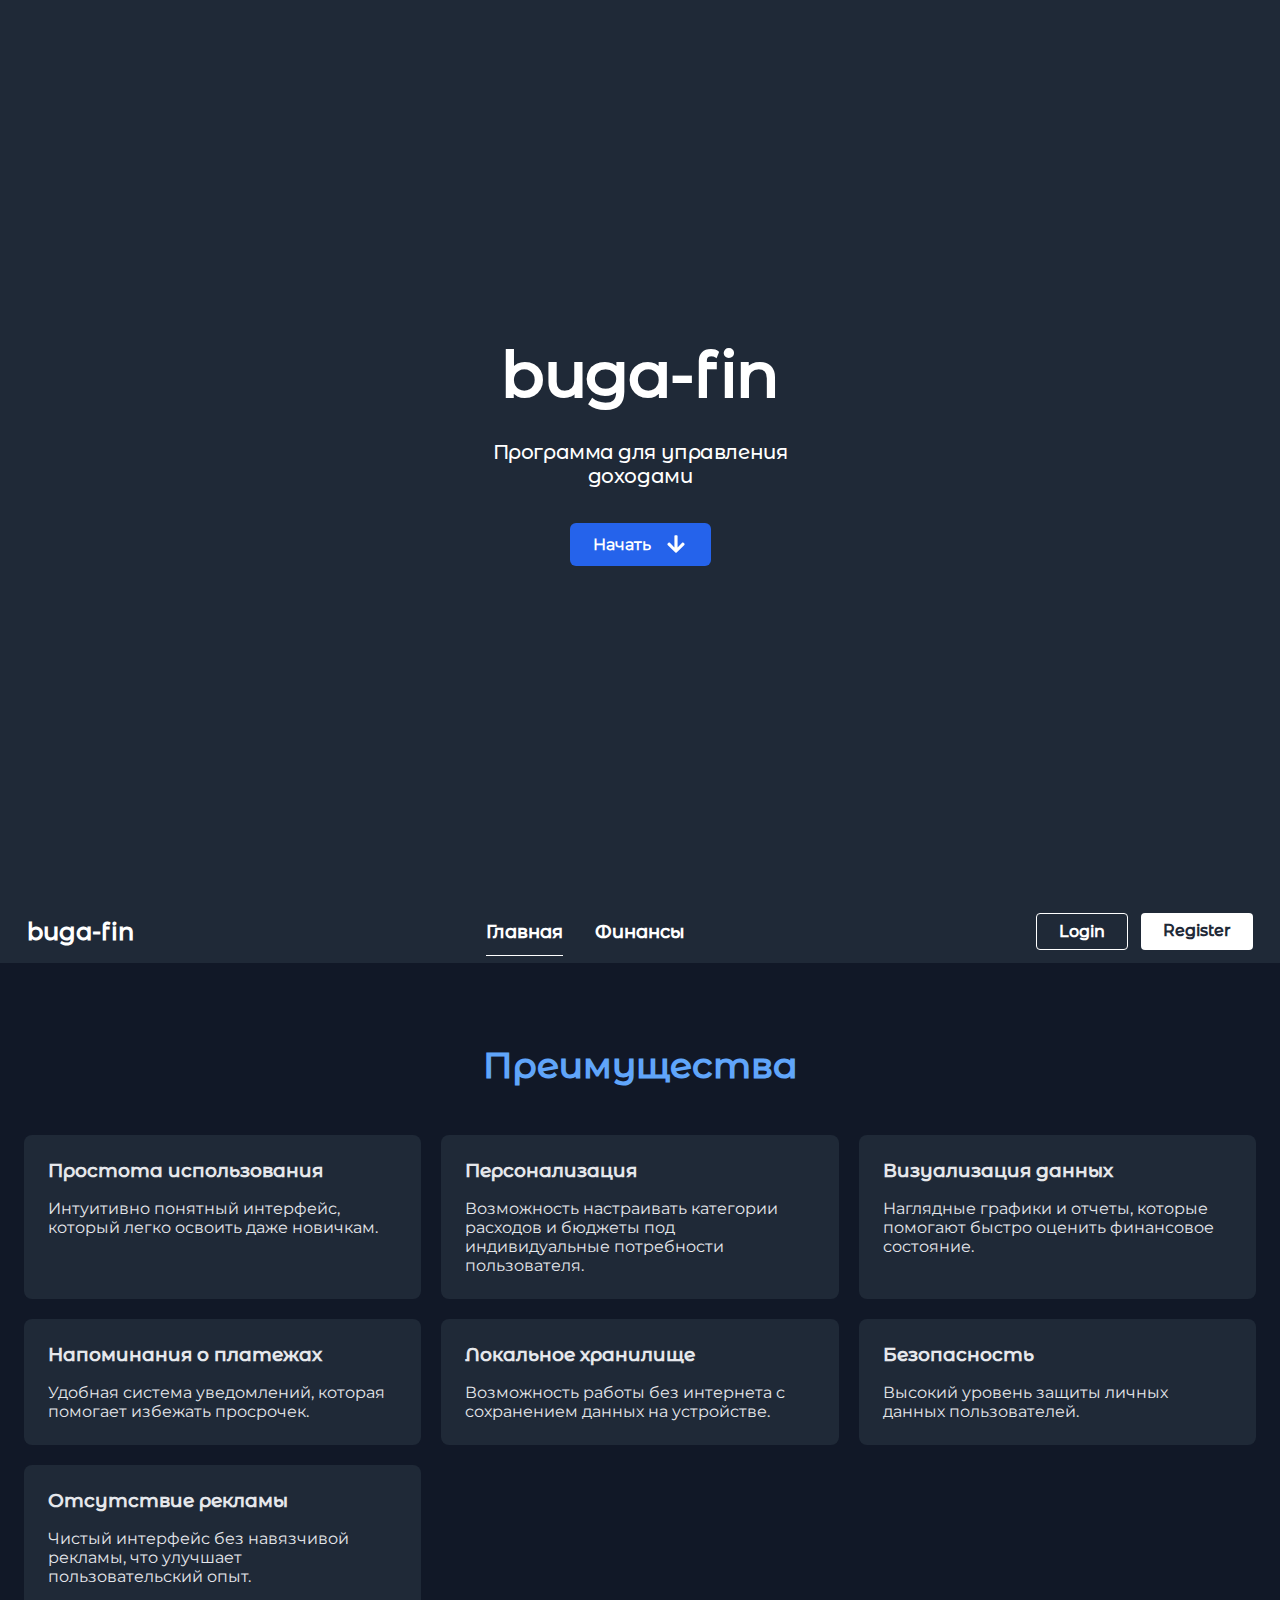
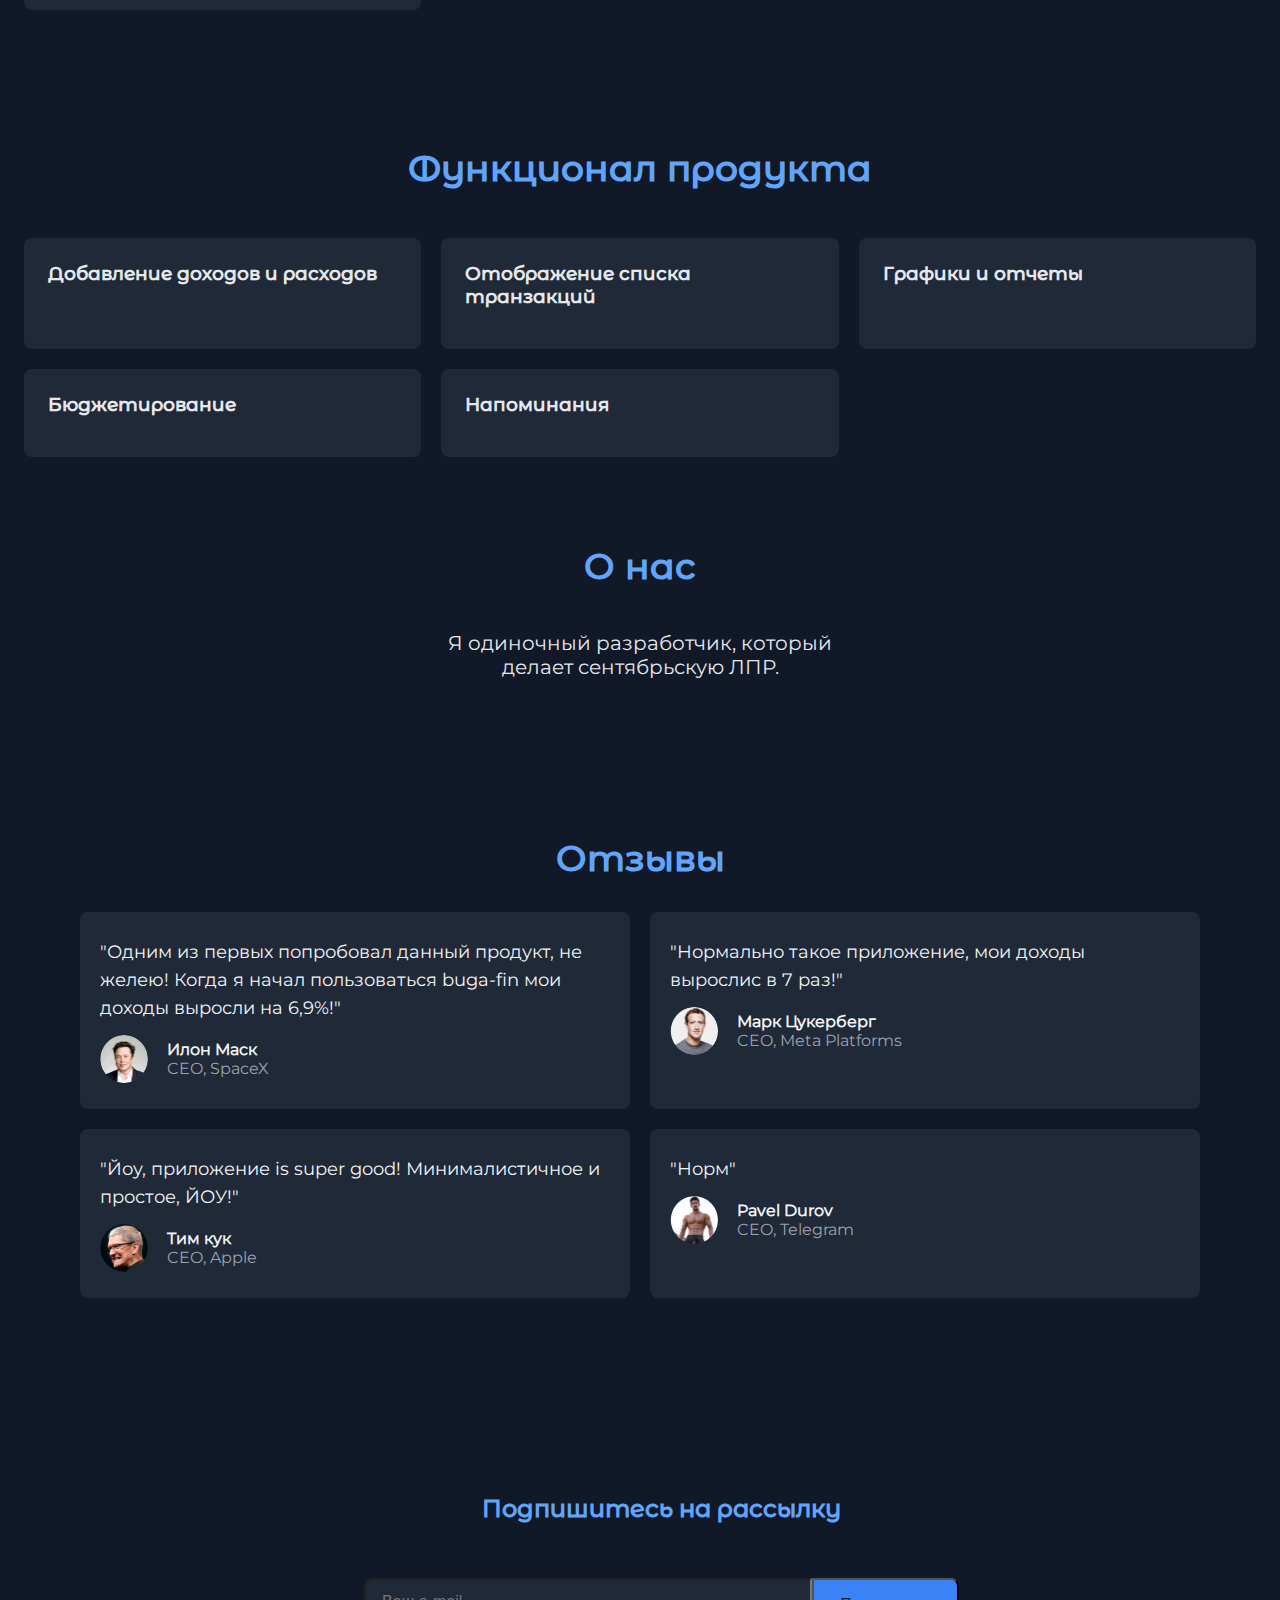
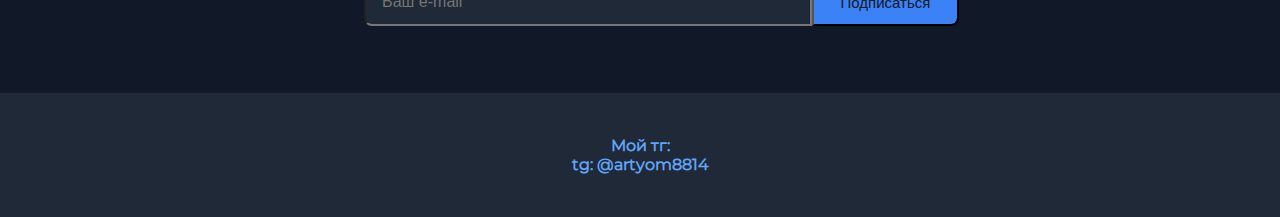
<file: index.html>
<!DOCTYPE html>
<html lang="en">
<head>
    <meta charset="UTF-8">
    <meta name="viewport" content="width=device-width, initial-scale=1.0">
    <link rel="stylesheet" href="./assets/css/main.css">
    <title>buga-fin</title>
</head>
<body>
    <header class="header" id="header">
        <div class="header__content">
          <h1 class="header__title">buga-fin</h1>
          <p class="header__subtitle">Программа для управления доходами</p>
        </div>
        <a href="#" class="header__cta" id="getStartedButton" role="button">
          <span class="visually-hidden">Get Started</span>
            Начать
          <img src="./assets/img/Vector.svg" class="header__cta-icon" alt="" />
        </a>
    </header>

    <header class="fixed-header" id="fixed-header">
      <div class="fixed-header__container">
        
          <h1 class="fixed-header__logo">buga-fin</h1>
          <nav class="fixed-header__nav">
            <ul class="fixed-header__nav-list">
              <li id="fixed-header__nav-item" class="fixed-header__nav-item fixed-header__nav-item--active">
                <a href="./index.html" class="fixed-header__nav-link">Главная</a>
              </li>
              <li class="fixed-header__nav-item">
                <a href="./finance.html" class="fixed-header__nav-link">Финансы</a>
              </li>
            </ul>
          </nav>
        <div class="fixed-header__auth">
          <a href="./login.html" class="fixed-header__auth-link fixed-header__auth-link--login">Login</a>
          <a href="./register.html" class="fixed-header__auth-link fixed-header__auth-link--register">Register</a>
        </div>
      </div>
    </header>

    <section class="advantages" id="advantages">
      <h2 class="advantages__title">Преимущества</h2>
      <div class="advantages__grid">
        <article class="advantages__card">
          <h3 class="advantages__card-title">Простота использования</h3>
          <p class="advantages__card-description">Интуитивно понятный интерфейс, который легко освоить даже новичкам.</p>
        </article>
        <article class="advantages__card">
          <h3 class="advantages__card-title">Персонализация</h3>
          <p class="advantages__card-description">Возможность настраивать категории расходов и бюджеты под индивидуальные потребности пользователя.</p>
        </article>
        <article class="advantages__card">
          <h3 class="advantages__card-title">Визуализация данных</h3>
          <p class="advantages__card-description">Наглядные графики и отчеты, которые помогают быстро оценить финансовое состояние.</p>
        </article>
        <article class="advantages__card">
          <h3 class="advantages__card-title">Напоминания о платежах</h3>
          <p class="advantages__card-description">Удобная система уведомлений, которая помогает избежать просрочек.</p>
        </article>
        <article class="advantages__card">
          <h3 class="advantages__card-title">Локальное хранилище</h3>
          <p class="advantages__card-description">Возможность работы без интернета с сохранением данных на устройстве.</p>
        </article>
        <article class="advantages__card">
          <h3 class="advantages__card-title">Безопасность</h3>
          <p class="advantages__card-description">Высокий уровень защиты личных данных пользователей.</p>
        </article>
        <article class="advantages__card advantages__card--wide">
          <h3 class="advantages__card-title">Отсутствие рекламы</h3>
          <p class="advantages__card-description">Чистый интерфейс без навязчивой рекламы, что улучшает пользовательский опыт.</p>
        </article>
      </div>
    </section>

    <section class="product-features">
      <h2 class="product-features__title">Функционал продукта</h2>
      <div class="product-features__grid">
        <article class="product-features__card">
          <h3 class="product-features__card-title">Добавление доходов и расходов</h3>
        </article>
        <article class="product-features__card">
          <h3 class="product-features__card-title">Отображение списка транзакций</h3>
        </article>
        <article class="product-features__card">
          <h3 class="product-features__card-title">Графики и отчеты</h3>
        </article>
        <article class="product-features__card">
          <h3 class="product-features__card-title">Бюджетирование</h3>
        </article>
        <article class="product-features__card">
          <h3 class="product-features__card-title">Напоминания</h3>
        </article>
      </div>
    </section>
      
    <section class="about-us">
      <h2 class="about-us__title">О нас</h2>
      <p class="about-us__description">Я одиночный разработчик, который делает сентябрьскую ЛПР.</p>
    </section>
    
    <section class="testimonials">
      <h2 class="testimonials__title">Отзывы</h2>
      <div class="testimonials__grid">
        <article class="testimonial">
          <p class="testimonial__text">"Одним из первых попробовал данный продукт, не желею! Когда я начал пользоваться buga-fin мои доходы выросли на 6,9%!"</p>
          <div class="testimonial__author">
            <img src="./assets/img/elon_musk.png" alt="Илон Маск" class="testimonial__author-image" />
            <div class="testimonial__author-info">
              <p class="testimonial__author-name">Илон Маск</p>
              <p class="testimonial__author-position">CEO, SpaceX</p>
            </div>
          </div>
        </article>
        <article class="testimonial">
          <p class="testimonial__text">"Нормально такое приложение, мои доходы вырослис в 7 раз!"</p>
          <div class="testimonial__author">
            <img src="./assets/img/zuker.png" alt="Марк Цукерберг" class="testimonial__author-image" />
            <div class="testimonial__author-info">
              <p class="testimonial__author-name">Марк Цукерберг</p>
              <p class="testimonial__author-position">CEO, Meta Platforms</p>
            </div>
          </div>
        </article>
        <article class="testimonial">
          <p class="testimonial__text">"Йоу, приложение is super good! Минималистичное и простое, ЙОУ!"</p>
          <div class="testimonial__author">
            <img src="./assets/img/cock.png" alt="Тим кук" class="testimonial__author-image" />
            <div class="testimonial__author-info">
              <p class="testimonial__author-name">Тим кук</p>
              <p class="testimonial__author-position">CEO, Apple</p>
            </div>
          </div>
        </article>
        <article class="testimonial">
          <p class="testimonial__text">"Норм"</p>
          <div class="testimonial__author">
            <img src="./assets/img/pavel.png" alt="Pavel Durov" class="testimonial__author-image" />
            <div class="testimonial__author-info">
              <p class="testimonial__author-name">Pavel Durov</p>
              <p class="testimonial__author-position">CEO, Telegram</p>
            </div>
          </div>
        </article>
      </div>
    </section>
    
    <section class="newsletter">
      <div class="newsletter__container">
        <h2 class="newsletter__title">Подпишитесь на рассылку</h2>
        <form class="newsletter__form">
          <label for="emailInput" class="visually-hidden">Ваш e-mail</label>
          <input type="email" id="emailInput" class="newsletter__input" placeholder="Ваш e-mail" aria-label="Ваш e-mail" required>
          <button type="submit" class="newsletter__button">Подписаться</button>
        </form>
      </div>
    </section>
    <footer class="telegram-contact">
      <div class="telegram-contact__content">
        <p class="telegram-contact__text">
          Мой тг:<br>
          tg: @artyom8814
        </p>
      </div>
    </footer>

<script src="./assets/js/fixed-header.js"></script>
<script src="./assets/js/get-started.js"></script>
</body>
</html>
</file>
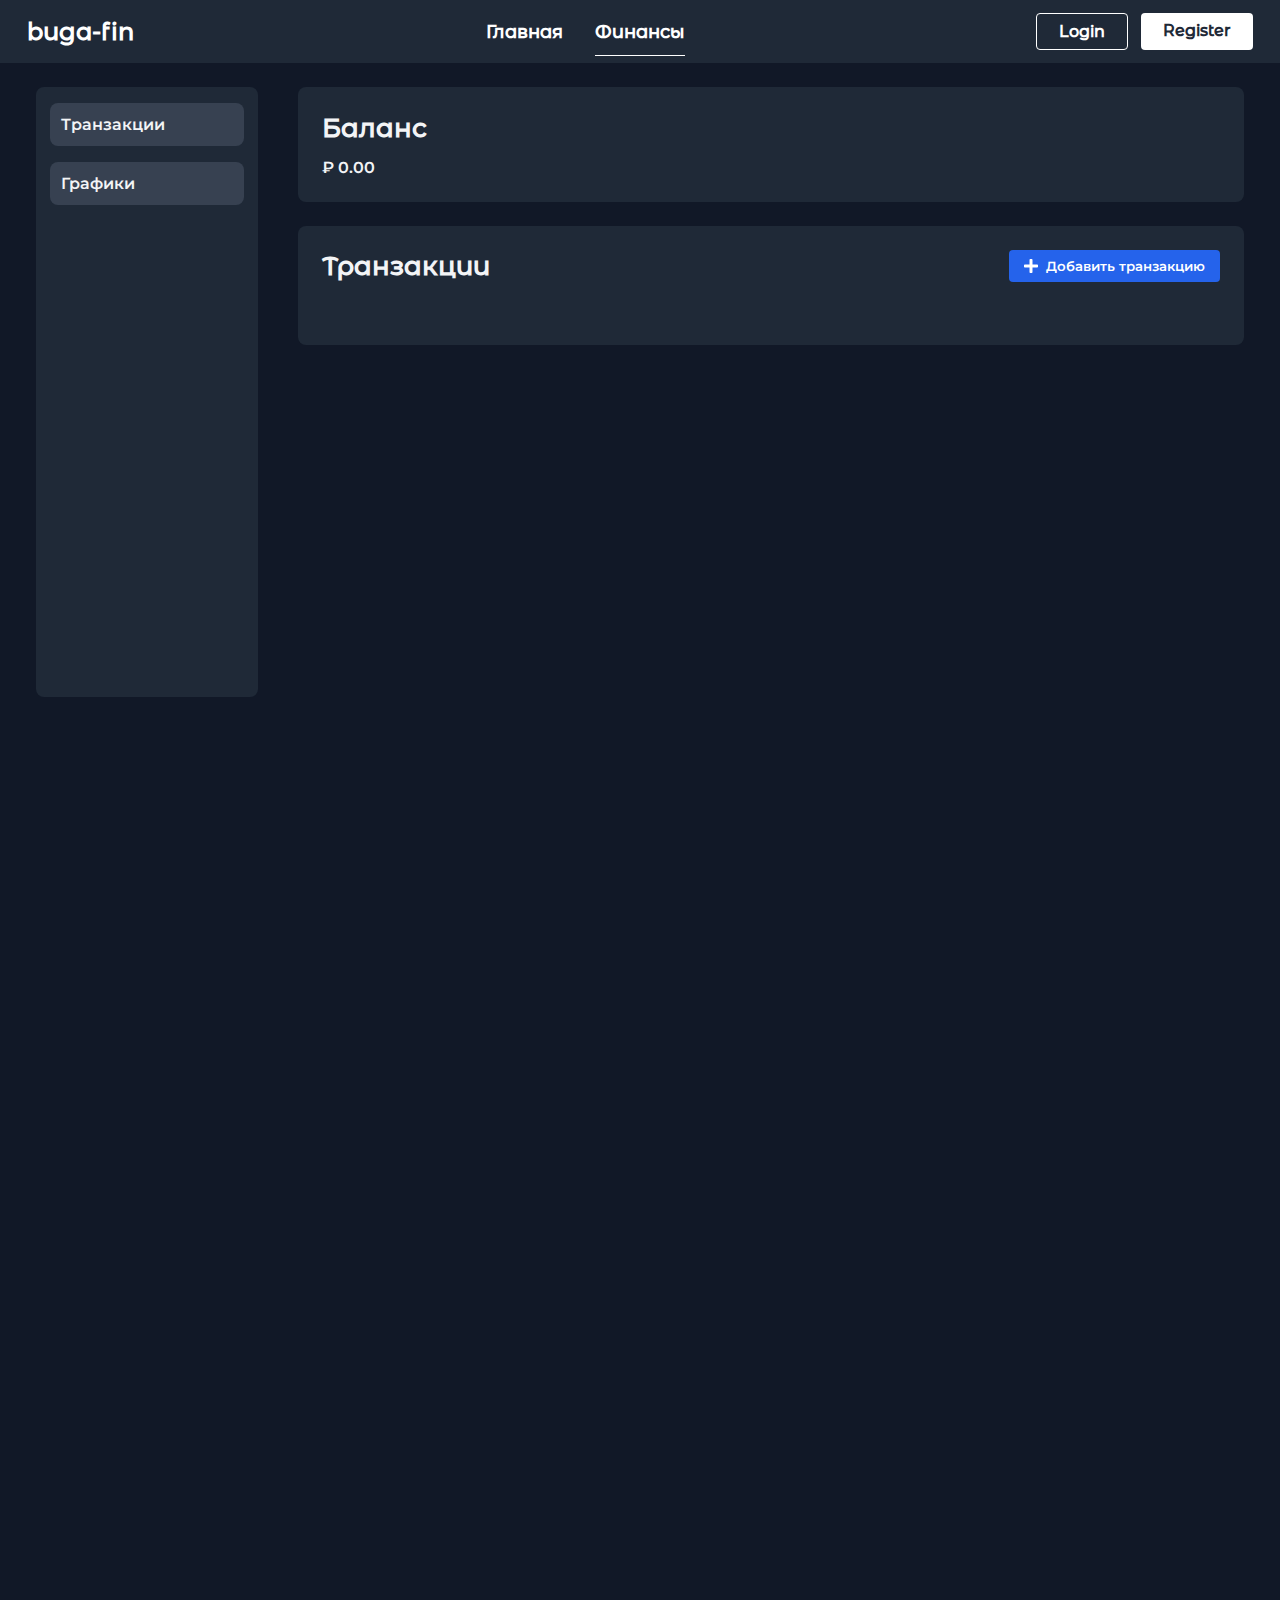
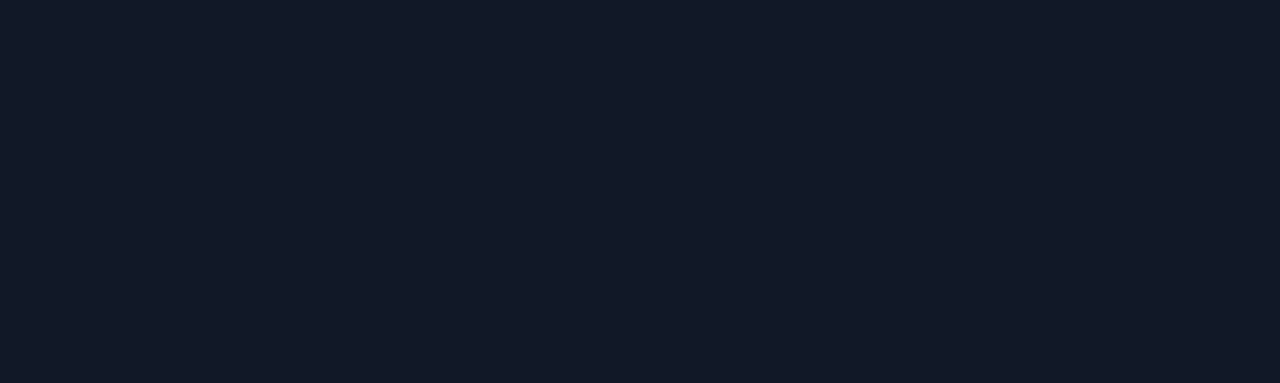
<file: finance.html>
<!DOCTYPE html>
<html lang="en">
<head>
    <meta charset="UTF-8">
    <meta name="viewport" content="width=device-width, initial-scale=1.0">
    <link rel="stylesheet" href="./assets/css/finance.css">
    <title>Финансы</title>
</head>
<body>
  <section id="add-transaction" class="add-transaction">
    <h2 class="add-transaction__title">Добавить Транзакцию</h2>
    <form class="add-transaction__form">
      <div class="add-transaction__field">
        <label for="amount" class="add-transaction__label">Сумма</label>
        <input type="text" id="amount" class="add-transaction__input" placeholder="Введите сумму" aria-label="Введите сумму">
      </div>
      <div class="add-transaction__field">
        <label for="transaction-name" class="add-transaction__label">Название Транзакции</label>
        <input type="text" id="transaction-name" class="add-transaction__input" placeholder="Введите название транзакции" aria-label="Введите название транзакции">
      </div>
      <button type="submit" id="closeButton" class="add-transaction__submit">Сохранить</button>
    </form>
  </section>

  <header class="fixed-header" id="fixed-header">
      <div class="fixed-header__container">
        
          <h1 class="fixed-header__logo">buga-fin</h1>
          <nav class="fixed-header__nav">
            <ul class="fixed-header__nav-list">
              <li class="fixed-header__nav-item">
                <a href="./index.html" class="fixed-header__nav-link">Главная</a>
              </li>
              <li class="fixed-header__nav-item fixed-header__nav-item--active">
                <a href="./finance.html" class="fixed-header__nav-link">Финансы</a>
              </li>
            </ul>
          </nav>
        <div class="fixed-header__auth">
          <a href="./login.html" class="fixed-header__auth-link fixed-header__auth-link--login">Login</a>
          <a href="./register.html" class="fixed-header__auth-link fixed-header__auth-link--register">Register</a>
        </div>
      </div>
  </header>
  
  <section class="financial-dashboard">
      <div class="financial-dashboard__content">
      <div class="financial-dashboard__layout">
          <aside class="financial-dashboard__sidebar">
          <nav class="financial-dashboard__sidebar-menu">
              <a href="#" class="financial-dashboard__sidebar-item">Транзакции</a>
              <a href="#" class="financial-dashboard__sidebar-item">Графики</a>
          </nav>
          </aside>
          <main class="financial-dashboard__main">
          <div id = "financial-dashboard__main-content" class="financial-dashboard__main-content">
              <section class="financial-dashboard__balance">
              <h2 class="financial-dashboard__balance-title">Баланс</h2>
              <p class="financial-dashboard__balance-amount">₽ <span class="balance">0.00</span></p>
              </section>
              <section id="financial-dashboard__transactions" class="financial-dashboard__transactions no-margin">
                <div class="financial-dashboard__transactions-header">
                    <h3 class="financial-dashboard__transactions-title">Транзакции</h3>
                    <button  id="add-transaction-btn" class="financial-dashboard__add-transaction">
                      <img src="./assets/img/1.svg" alt="" class="financial-dashboard__add-transaction-icon" />
                      <span>Добавить транзакцию</span>
                    </button>
                </div>
              </section>
          </div>
          </main>
      </div>
      </div>
  </section>

<script src="./assets/js/add-transaction.js"></script>
</body>
</html>
</file>
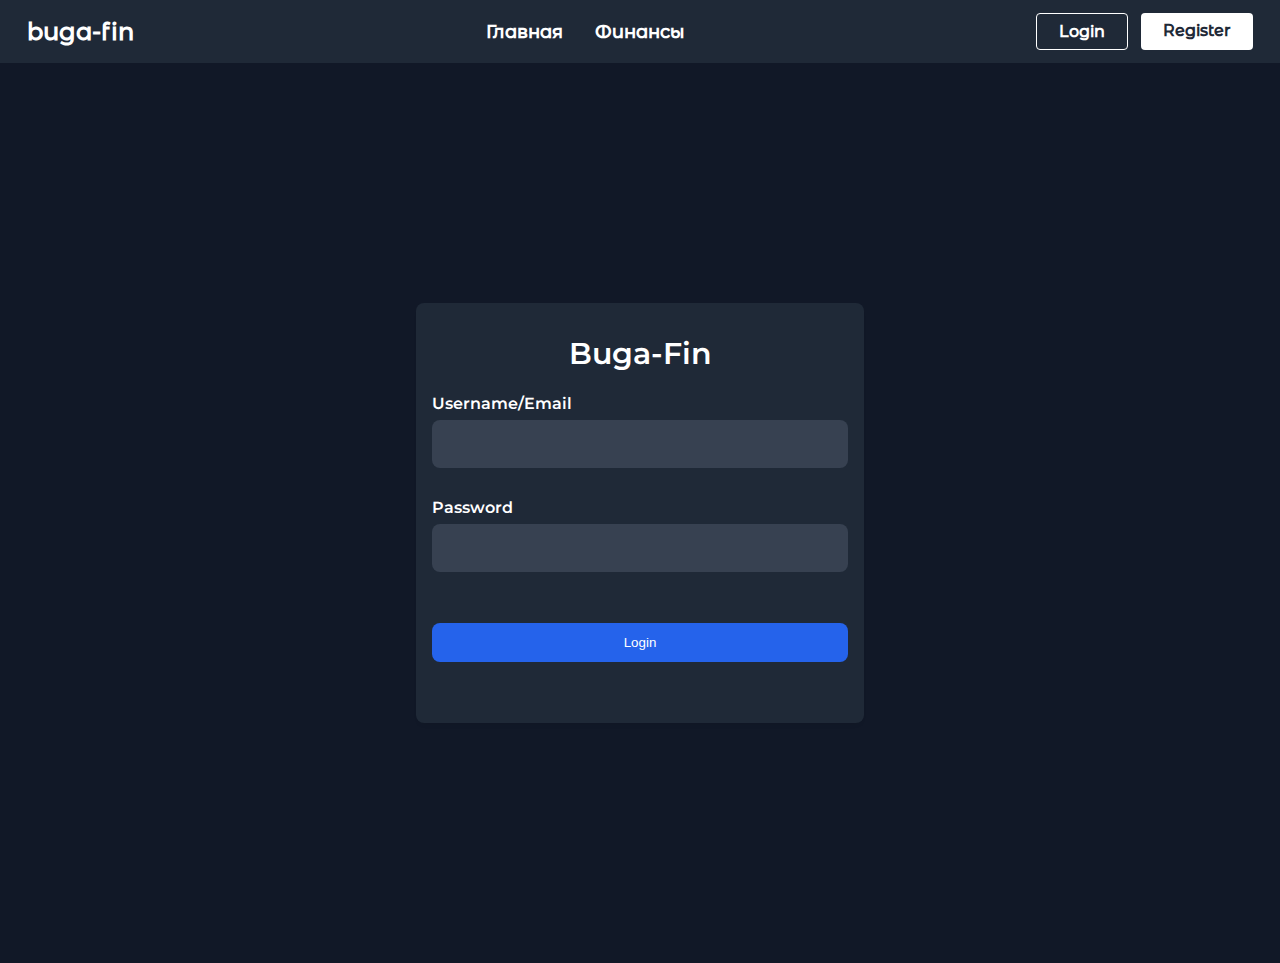
<file: login.html>
<!DOCTYPE html>
<html lang="en">
<head>
    <meta charset="UTF-8">
    <meta name="viewport" content="width=device-width, initial-scale=1.0">
    <link rel="stylesheet" href="./assets/css/login.css">
    <title>Document</title>
</head>
<body>
    <header class="fixed-header" id="fixed-header">
        <div class="fixed-header__container">         
            <h1 class="fixed-header__logo">buga-fin</h1>
            <nav class="fixed-header__nav">
              <ul class="fixed-header__nav-list">
                <li class="fixed-header__nav-item">
                  <a href="./index.html" class="fixed-header__nav-link">Главная</a>
                </li>
                <li class="fixed-header__nav-item fixed-header__nav-item--active">
                  <a href="./finance.html" class="fixed-header__nav-link">Финансы</a>
                </li>
              </ul>
            </nav>
          <div class="fixed-header__auth">
            <a href="./login.html" class="fixed-header__auth-link fixed-header__auth-link--login">Login</a>
            <a href="./register.html" class="fixed-header__auth-link fixed-header__auth-link--register">Register</a>
          </div>
        </div>
    </header>

    <section class="login">
        <div class="login__frame">
        <h1 class="login__title">Buga-Fin</h1>
        <form class="login__form">
            <label for="username" class="login__label">Username/Email</label>
            <input type="text" id="username" class="login__input" required>
            
            <label for="password" class="login__label">Password</label>
            <input type="password" id="password" class="login__input" required>
            
            <button type="submit" class="login__submit">Login</button>
        </form>
        </div>
    </section>
</body>
</html>
</file>
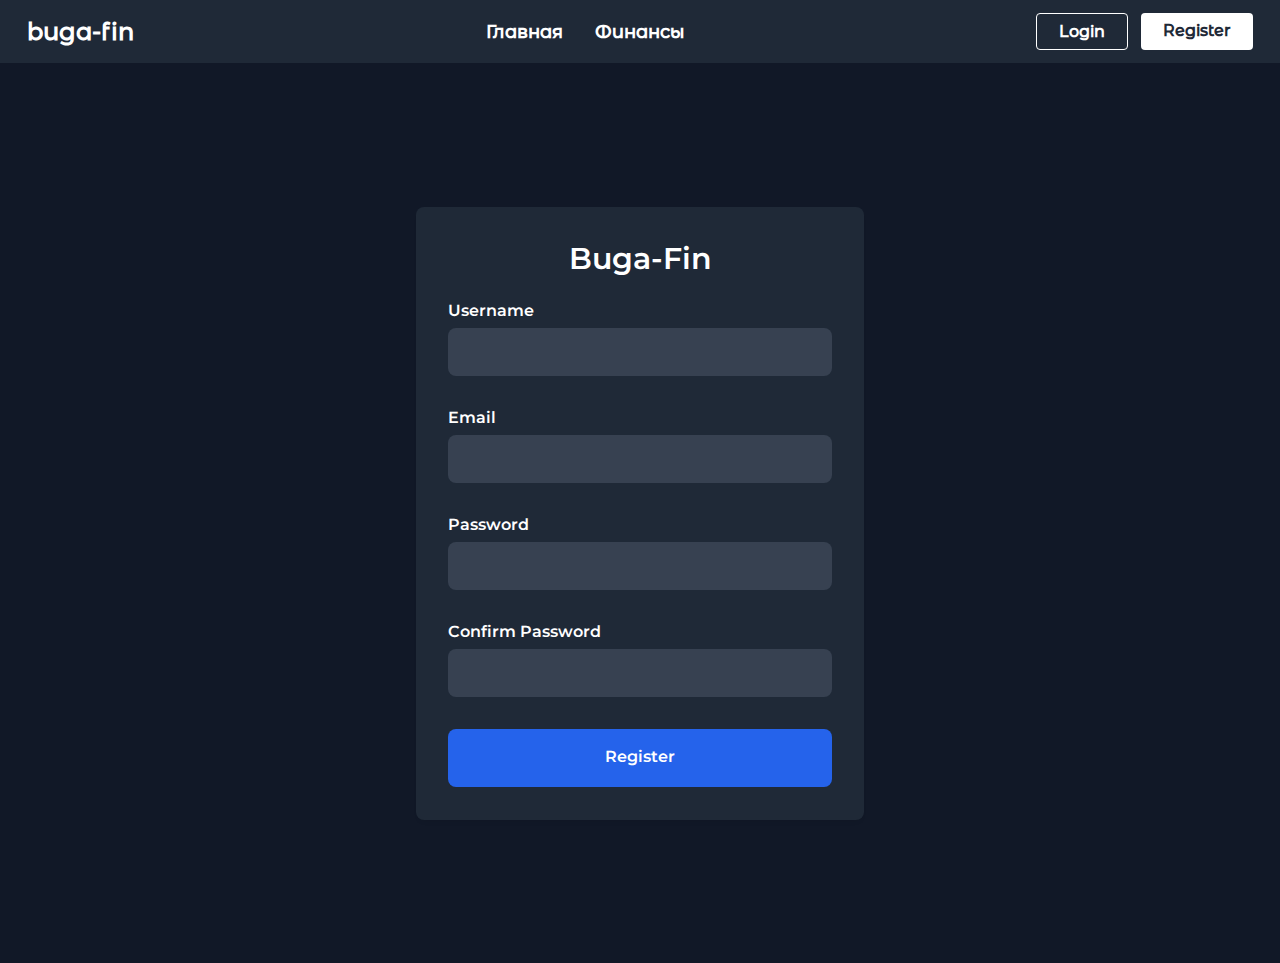
<file: register.html>
<!DOCTYPE html>
<html lang="en">
<head>
    <meta charset="UTF-8">
    <meta name="viewport" content="width=device-width, initial-scale=1.0">
    <link rel="stylesheet" href="./assets/css/register.css">
    <title>Document</title>
</head>
<body>
    <header class="fixed-header" id="fixed-header">
        <div class="fixed-header__container">         
            <h1 class="fixed-header__logo">buga-fin</h1>
            <nav class="fixed-header__nav">
              <ul class="fixed-header__nav-list">
                <li class="fixed-header__nav-item">
                  <a href="./index.html" class="fixed-header__nav-link">Главная</a>
                </li>
                <li class="fixed-header__nav-item fixed-header__nav-item--active">
                  <a href="./finance.html" class="fixed-header__nav-link">Финансы</a>
                </li>
              </ul>
            </nav>
          <div class="fixed-header__auth">
            <a href="./login.html" class="fixed-header__auth-link fixed-header__auth-link--login">Login</a>
            <a href="./register.html" class="fixed-header__auth-link fixed-header__auth-link--register">Register</a>
          </div>
        </div>
    </header>

    <section class="register">
        <div class="register__container">
          <h1 class="register__title">Buga-Fin</h1>
          <form class="register__form">
            <div class="register__form-group">
              <label for="username" class="register__label">Username</label>
              <input type="text" id="username" class="register__input" required>
            </div>
            <div class="register__form-group">
              <label for="email" class="register__label">Email</label>
              <input type="email" id="email" class="register__input" required>
            </div>
            <div class="register__form-group">
              <label for="password" class="register__label">Password</label>
              <input type="password" id="password" class="register__input" required>
            </div>
            <div class="register__form-group">
              <label for="confirm-password" class="register__label">Confirm Password</label>
              <input type="password" id="confirm-password" class="register__input" required>
            </div>
            <button type="submit" class="register__submit">Register</button>
          </form>
        </div>
    </section>
</body>
</html>
</file>
<file: assets/css/main.css>
@font-face {
  font-family: "Montserrat Alternates";
  src: url("../fonts/MontserratAlternates-Regular.ttf");
}
@font-face {
  font-family: "Montserrat Alternates";
  src: url("../fonts/MontserratAlternates-Bold.ttf");
}
@font-face {
  font-family: "Montserrat Alternates";
  src: url("../fonts/MontserratAlternates-ExtraBold.ttf");
}
@font-face {
  font-family: "Montserrat Alternates";
  src: url("../fonts/MontserratAlternates-Medium.ttf");
}
@font-face {
  font-family: "Montserrat";
  src: url("../fonts/Montserrat-ExtraBold.ttf");
}
@font-face {
  font-family: "Montserrat";
  src: url("../fonts/Montserrat-Regular.ttf");
}
* {
  padding: 0;
  margin: 0;
  box-sizing: border-box;
}

a {
  text-decoration: none;
}

input:focus, textarea:focus, select:focus input:active, input:hover {
  outline: none !important;
}

.header {
  background-color: #1f2937;
  display: flex;
  flex-direction: column;
  align-items: center;
  font-family: "Montserrat Alternates";
  color: #fff;
  text-align: center;
  justify-content: center;
  padding: 263px 80px;
  height: 100vh;
  max-height: 1080px;
}
@media (max-width: 991px) {
  .header {
    padding: 100px 20px;
  }
}
@media (max-width: 640px) {
  .header {
    padding: 200px 0;
  }
}
.header__content {
  display: flex;
  width: 399px;
  max-width: 100%;
  flex-direction: column;
  align-items: center;
}
.header__title {
  font-family: "Montserrat Alternates";
  font-size: 64px;
  font-weight: 700;
  letter-spacing: -1.41px;
}
@media (max-width: 991px) {
  .header__title {
    font-size: 40px;
  }
}
.header__subtitle {
  font-family: "Montserrat Alternates";
  font-size: 20px;
  font-weight: 500;
  letter-spacing: -0.44px;
  align-self: stretch;
  margin-top: 27px;
  max-width: 427px;
}
.header__cta {
  min-width: 141px;
  border-radius: 6px;
  background-color: #2563eb;
  display: flex;
  margin-top: 35px;
  width: 170px;
  max-width: 141px;
  gap: 16px;
  padding: 12px 23px;
  font-family: "Montserrat";
  font-weight: 800;
  text-decoration: none;
  color: #fff;
}
@media (max-width: 991px) {
  .header__cta {
    padding: 12px 20px;
  }
}
.header__cta-icon {
  aspect-ratio: 1;
  -o-object-fit: contain;
     object-fit: contain;
  -o-object-position: center;
     object-position: center;
  width: 18px;
  margin: auto 0;
}

.fixed-header {
  font-family: "Montserrat Alternates";
  font-weight: 700;
  background-color: rgb(31, 41, 55);
  padding: 13px 27px;
}
.fixed-header__container {
  display: flex;
  align-items: center;
  justify-content: space-between;
  flex-wrap: wrap;
  gap: 20px;
}
.fixed-header__logo {
  color: #fff;
  font-size: 24px;
  line-height: 1;
  margin: 0;
}
.fixed-header__nav-list {
  display: flex;
  gap: 32px;
  list-style-type: none;
  padding: 0;
  margin: 0;
}
.fixed-header__nav-item {
  font-size: 18px;
  font-weight: 600;
  line-height: 2;
}
.fixed-header__nav-item--active {
  position: relative;
}
.fixed-header__nav-item--active::after {
  content: "";
  position: absolute;
  bottom: -6px;
  left: 0;
  width: 100%;
  height: 1px;
  background-color: #fff;
}
.fixed-header__nav-link {
  color: #fff;
  text-decoration: none;
}
.fixed-header__auth {
  display: flex;
  gap: 13px;
}
.fixed-header__auth-link {
  font-size: 16px;
  text-align: center;
  text-decoration: none;
  padding: 8px 22px;
  border-radius: 4px;
  transition: background-color 0.3s, color 0.3s;
}
.fixed-header__auth-link--login {
  color: #fff;
  border: 1px solid #fff;
}
.fixed-header__auth-link--login:hover, .fixed-header__auth-link--login:focus {
  background-color: rgba(255, 255, 255, 0.1);
}
.fixed-header__auth-link--register {
  background-color: #fff;
  color: rgb(31, 41, 55);
}
.fixed-header__auth-link--register:hover, .fixed-header__auth-link--register:focus {
  background-color: rgba(255, 255, 255, 0.9);
}

@media (max-width: 991px) {
  .fixed-header {
    padding: 13px 20px;
  }
  .fixed-header__container {
    flex-direction: column;
    align-items: flex-start;
  }
  .fixed-header__nav {
    width: 100%;
  }
  .fixed-header__nav-list {
    gap: 16px;
  }
  .fixed-header__auth {
    width: 100%;
  }
}
.advantages {
  background-color: #111827;
  padding: 80px 0;
}
.advantages__title {
  color: #60a5fa;
  text-align: center;
  font-family: "Montserrat Alternates";
  font-weight: 700;
  margin-bottom: 48px;
  font-size: 36px;
}
.advantages__grid {
  display: grid;
  grid-template-columns: repeat(3, 1fr);
  gap: 20px;
  padding: 0 24px;
}
@media (max-width: 991px) {
  .advantages__grid {
    grid-template-columns: 1fr;
  }
}
.advantages__card {
  background-color: #1f2937;
  border-radius: 8px;
  color: #e5e7eb;
  padding: 24px;
}
@media (max-width: 991px) {
  .advantages__card--wide {
    grid-column: span 1;
  }
}
.advantages__card-title {
  font-family: "Montserrat Alternates";
  font-weight: 800;
  margin-bottom: 17px;
}
.advantages__card-description {
  font-family: "Montserrat";
  font-weight: 400;
}
@media (max-width: 991px) {
  .advantages__grid {
    padding: 0 20px;
  }
  .advantages__card {
    margin-top: 31px;
  }
}

.product-features {
  background-color: #111827;
  padding: 56px 0;
}
.product-features__title {
  color: #60a5fa;
  text-align: center;
  font-family: "Montserrat Alternates";
  font-weight: 700;
  font-size: 36px;
  margin-bottom: 48px;
}
.product-features__grid {
  display: grid;
  grid-template-columns: repeat(3, 1fr);
  gap: 20px;
  padding: 0 24px;
}
@media (max-width: 991px) {
  .product-features__grid {
    grid-template-columns: 1fr;
  }
}
.product-features__card {
  background-color: #1f2937;
  border-radius: 8px;
  color: #e5e7eb;
  padding: 24px;
}
@media (max-width: 991px) {
  .product-features__card--wide {
    grid-column: span 1;
  }
}
.product-features__card-title {
  font-family: "Montserrat Alternates";
  font-weight: 800;
  margin-bottom: 17px;
}
.product-features__card-description {
  font-family: "Montserrat Alternates";
  font-weight: 400;
}
@media (max-width: 991px) {
  .product-features__grid {
    padding: 0 20px;
  }
  .product-features__card {
    margin-top: 31px;
  }
}

.about-us {
  background-color: #111827;
  padding: 31px 80px 58px;
  text-align: center;
}
.about-us__title {
  color: #60a5fa;
  font-family: "Montserrat Alternates";
  font-size: 36px;
  font-weight: 700;
  margin-bottom: 43px;
}
.about-us__description {
  color: #e5e7eb;
  font-family: "Montserrat";
  font-weight: 400;
  font-size: 20px;
  max-width: 452px;
  margin: 0 auto;
}
@media (max-width: 991px) {
  .about-us {
    padding: 0 20px;
  }
  .about-us__description {
    margin-top: 40px;
  }
}

.testimonials {
  background-color: #111827;
  padding: 99px 80px 48px;
}
.testimonials__title {
  color: #60a5fa;
  text-align: center;
  font-family: "Montserrat Alternates";
  font-weight: 700;
  font-size: 36px;
  margin-bottom: 32px;
}
.testimonials__grid {
  display: grid;
  grid-template-columns: repeat(2, 1fr);
  gap: 20px;
}

.testimonial {
  background-color: #1f2937;
  border-radius: 8px;
  padding: 26px 20px;
  font-family: Montserrat, sans-serif;
}
.testimonial__text {
  color: #f3f4f6;
  font-size: 18px;
  line-height: 28px;
  margin-bottom: 13px;
}
.testimonial__author {
  display: flex;
  align-items: center;
  gap: 19px;
}
.testimonial__author-image {
  width: 48px;
  height: 48px;
  border-radius: 50%;
  -o-object-fit: cover;
     object-fit: cover;
}
.testimonial__author-info {
  display: flex;
  flex-direction: column;
}
.testimonial__author-name {
  color: #f3f4f6;
  font-weight: 700;
  font-size: 16px;
}
.testimonial__author-position {
  color: #9ca3af;
  font-size: 16px;
}

@media (max-width: 991px) {
  .testimonials {
    padding: 0 20px;
  }
  .testimonials__grid {
    grid-template-columns: 1fr;
  }
  .testimonial {
    margin-top: 31px;
  }
}
.newsletter {
  background-color: #111827;
  padding: 100px 149px 0 192px;
  min-height: 347px;
  width: 100%;
  overflow: hidden;
}
@media (max-width: 991px) {
  .newsletter {
    padding: 0 20px;
  }
}
.newsletter__container {
  display: flex;
  flex-direction: column;
  width: 100%;
  max-width: 867px;
  padding: 48px 24px;
  margin: 0 auto;
}
@media (max-width: 991px) {
  .newsletter__container {
    max-width: 100%;
    padding: 0 20px;
  }
}
.newsletter__title {
  color: #60a5fa;
  font-family: "Montserrat Alternates";
  font-weight: 700;
  text-align: center;
  padding-bottom: 32px;
}
@media (max-width: 991px) {
  .newsletter__title {
    max-width: 100%;
  }
}
.newsletter__form {
  display: flex;
  width: 100%;
  padding-top: 23px;
  justify-content: center;
  flex-wrap: wrap;
  font-family: Montserrat, sans-serif;
  font-weight: 400;
}
@media (max-width: 991px) {
  .newsletter__form {
    max-width: 100%;
  }
}
.newsletter__input {
  border-radius: 8px 0 0 8px;
  background-color: #1f2937;
  color: #b2b2b2;
  font-size: 16px;
  width: 448px;
  height: 48px;
  padding: 16px;
}
@media (max-width: 991px) {
  .newsletter__input {
    max-width: 100%;
    padding-right: 20px;
  }
}
@media (max-width: 640px) {
  .newsletter__input {
    border-radius: 8px;
    margin-bottom: 30px;
  }
}
.newsletter__button {
  border-radius: 0 8px 8px 0;
  background-color: #3b82f6;
  color: #111827;
  font-size: 15px;
  text-align: center;
  white-space: nowrap;
  width: 147px;
  height: 48px;
}
@media (max-width: 991px) {
  .newsletter__button {
    padding-left: 20px;
    white-space: initial;
  }
}
@media (max-width: 640px) {
  .newsletter__button {
    border-radius: 8px;
  }
}

.telegram-contact {
  background-color: #1f2937;
  display: flex;
  flex-direction: column;
  color: #60a5fa;
  text-align: center;
  justify-content: center;
  padding: 43px 0;
  font-family: "Montserrat";
  font-size: 16px;
  font-weight: 700;
}
.telegram-contact__content {
  display: flex;
  width: 100%;
  flex-direction: column;
  justify-content: flex-start;
}
@media (max-width: 991px) {
  .telegram-contact__content {
    max-width: 100%;
  }
}
.telegram-contact__text {
  width: 100%;
  margin: 0;
}
@media (max-width: 991px) {
  .telegram-contact__text {
    max-width: 100%;
  }
}

.visually-hidden {
  display: none;
}/*# sourceMappingURL=main.css.map */
</file>
<file: assets/css/finance.css>
@font-face {
  font-family: "Montserrat Alternates";
  src: url("../fonts/MontserratAlternates-Regular.ttf");
}
@font-face {
  font-family: "Montserrat Alternates";
  src: url("../fonts/MontserratAlternates-Bold.ttf");
}
@font-face {
  font-family: "Montserrat Alternates";
  src: url("../fonts/MontserratAlternates-ExtraBold.ttf");
}
@font-face {
  font-family: "Montserrat Alternates";
  src: url("../fonts/MontserratAlternates-Medium.ttf");
}
@font-face {
  font-family: "Montserrat";
  src: url("../fonts/Montserrat-ExtraBold.ttf");
}
@font-face {
  font-family: "Montserrat";
  src: url("../fonts/Montserrat-Regular.ttf");
}
@font-face {
  font-family: "Montserrat";
  src: url("../fonts/Montserrat-SemiBold.ttf");
}
* {
  margin: 0;
  padding: 0;
  box-sizing: border-box;
}

a {
  text-decoration: none;
}

button,
button:active,
button:focus {
  border: none;
}

button:hover {
  cursor: pointer;
}

.add-transaction {
  top: 199px;
  right: 10%;
  margin-top: 100px;
  z-index: 100000;
  display: none;
  position: absolute;
  border-radius: 24px;
  background-color: #1f2937;
  box-shadow: 0 2px 4px -2px rgba(0, 0, 0, 0.1);
  max-width: 448px;
  padding: 32px 32px 50px;
  font-family: "Montserrat";
  border: 2px solid #2563eb;
}
.add-transaction__title {
  color: #f3f4f6;
  font-family: "Montserrat";
  font-size: 24px;
  font-weight: 700;
  margin: 0 0 24px;
}
.add-transaction__form {
  display: flex;
  flex-direction: column;
  align-items: flex-start;
  width: 100%;
}
.add-transaction__field {
  width: 100%;
  margin-bottom: 16px;
}
.add-transaction__label {
  display: block;
  color: #9ca3af;
  margin-bottom: 8px;
}
.add-transaction__input {
  border-radius: 8px;
  background-color: #374151;
  width: 100%;
  color: #b2b2b2;
  padding: 9px 17px;
  border: 1px solid #374151;
  font-family: inherit;
  font-size: inherit;
}
.add-transaction__submit {
  border-radius: 8px;
  background-color: #3b82f6;
  color: #ffffff;
  padding: 11px 30px;
  border: none;
  font-family: Montserrat;
  cursor: pointer;
  margin-top: 19px;
}

.fixed-header {
  font-family: "Montserrat Alternates";
  font-weight: 700;
  background-color: rgb(31, 41, 55);
  padding: 13px 27px;
}
.fixed-header__container {
  display: flex;
  align-items: center;
  justify-content: space-between;
  flex-wrap: wrap;
  gap: 20px;
}
.fixed-header__logo {
  color: #fff;
  font-size: 24px;
  line-height: 1;
  margin: 0;
}
.fixed-header__nav-list {
  display: flex;
  gap: 32px;
  list-style-type: none;
  padding: 0;
  margin: 0;
}
.fixed-header__nav-item {
  font-size: 18px;
  font-weight: 600;
  line-height: 2;
}
.fixed-header__nav-item--active {
  position: relative;
}
.fixed-header__nav-item--active::after {
  content: "";
  position: absolute;
  bottom: -6px;
  left: 0;
  width: 100%;
  height: 1px;
  background-color: #fff;
}
.fixed-header__nav-link {
  color: #fff;
  text-decoration: none;
}
.fixed-header__auth {
  display: flex;
  gap: 13px;
}
.fixed-header__auth-link {
  font-size: 16px;
  text-align: center;
  text-decoration: none;
  padding: 8px 22px;
  border-radius: 4px;
  transition: background-color 0.3s, color 0.3s;
}
.fixed-header__auth-link--login {
  color: #fff;
  border: 1px solid #fff;
}
.fixed-header__auth-link--login:hover, .fixed-header__auth-link--login:focus {
  background-color: rgba(255, 255, 255, 0.1);
}
.fixed-header__auth-link--register {
  background-color: #fff;
  color: rgb(31, 41, 55);
}
.fixed-header__auth-link--register:hover, .fixed-header__auth-link--register:focus {
  background-color: rgba(255, 255, 255, 0.9);
}

.financial-dashboard {
  background-color: #111827;
  display: flex;
  padding-bottom: 24px;
  flex-direction: column;
  min-height: 1920px;
}
.financial-dashboard__logo {
  color: #fff;
  font-size: 24px;
  line-height: 1;
  align-self: stretch;
  margin: auto 0;
}
.financial-dashboard__nav {
  align-self: stretch;
  display: flex;
  gap: 32px;
  font-size: 18px;
  color: #fff;
  font-weight: 600;
  line-height: 2;
  margin: auto 0;
}
@media (max-width: 991px) {
  .financial-dashboard__nav {
    white-space: initial;
  }
}
.financial-dashboard__nav-item {
  display: flex;
  flex-direction: column;
}
@media (max-width: 991px) {
  .financial-dashboard__nav-item {
    white-space: initial;
  }
}
.financial-dashboard__nav-indicator {
  background-color: #fff;
  display: flex;
  margin-top: 5px;
  width: 67px;
  height: 2px;
}
@media (max-width: 991px) {
  .financial-dashboard__nav-indicator {
    margin-right: 6px;
  }
}
.financial-dashboard__auth {
  align-self: stretch;
  display: flex;
  gap: 13px;
  font-size: 16px;
  text-align: center;
}
@media (max-width: 991px) {
  .financial-dashboard__auth {
    white-space: initial;
  }
}
.financial-dashboard__login-btn {
  border-radius: 4px;
  background-color: #1f2937;
  color: #fff;
  padding: 8px 22px;
  border: 1px solid #fff;
}
@media (max-width: 991px) {
  .financial-dashboard__login-btn {
    white-space: initial;
    padding: 0 20px;
  }
}
.financial-dashboard__register-btn {
  border-radius: 4px;
  background-color: #fff;
  color: #1f2937;
  padding: 8px 17px;
}
@media (max-width: 991px) {
  .financial-dashboard__register-btn {
    white-space: initial;
  }
}
.financial-dashboard__content {
  align-self: center;
  margin-top: 24px;
  width: 100%;
  max-width: 1208px;
}
@media (max-width: 991px) {
  .financial-dashboard__content {
    max-width: 100%;
  }
}
.financial-dashboard__layout {
  gap: 20px;
  display: flex;
}
@media (max-width: 991px) {
  .financial-dashboard__layout {
    flex-direction: column;
    align-items: stretch;
    gap: 0;
  }
}
.financial-dashboard__sidebar {
  display: flex;
  flex-direction: column;
  line-height: normal;
  width: 19%;
  margin-left: 0;
}
@media (max-width: 991px) {
  .financial-dashboard__sidebar {
    width: 100%;
  }
}
.financial-dashboard__sidebar-menu {
  border-radius: 8px;
  background-color: #1f2937;
  display: flex;
  flex-grow: 1;
  flex-direction: column;
  overflow: hidden;
  color: #f3f4f6;
  white-space: nowrap;
  width: 100%;
  padding: 16px 14px 476px;
  font-family: "Montserrat";
  font-weight: 700;
}
@media (max-width: 991px) {
  .financial-dashboard__sidebar-menu {
    margin-top: 40px;
    padding-bottom: 16px;
    white-space: initial;
  }
}
.financial-dashboard__sidebar-item {
  color: #F3F4F6;
  border-radius: 8px;
  background-color: #374151;
  padding: 12px 11px;
  margin-bottom: 16px;
}
@media (max-width: 991px) {
  .financial-dashboard__sidebar-item {
    padding-right: 20px;
    white-space: initial;
  }
}
.financial-dashboard__main {
  display: flex;
  flex-direction: column;
  line-height: normal;
  width: 81%;
  margin-left: 20px;
}
@media (max-width: 991px) {
  .financial-dashboard__main {
    width: 100%;
    margin: 0 auto;
  }
}
.financial-dashboard__main-content {
  display: flex;
  flex-direction: column;
  align-self: stretch;
}
@media (max-width: 991px) {
  .financial-dashboard__main-content {
    max-width: 100%;
    margin-top: 40px;
  }
}
.financial-dashboard__balance {
  border-radius: 8px;
  background-color: #1f2937;
  display: flex;
  flex-direction: column;
  overflow: hidden;
  align-items: start;
  color: #f3f4f6;
  padding: 25px 80px 25px 24px;
}
@media (max-width: 991px) {
  .financial-dashboard__balance {
    max-width: 100%;
    padding: 20px;
  }
}
.financial-dashboard__balance-title {
  font-family: "Montserrat Alternates";
  font-weight: 700;
  font-size: 26px;
}
.financial-dashboard__balance-amount {
  margin-top: 14px;
  font-family: "Montserrat";
  font-weight: 600;
}
.financial-dashboard__transactions {
  border-radius: 8px;
  background-color: #1f2937;
  display: flex;
  margin-top: 24px;
  width: 100%;
  flex-direction: column;
  overflow: hidden;
  padding: 24px 24px 48px;
}
@media (max-width: 991px) {
  .financial-dashboard__transactions {
    max-width: 100%;
    padding: 1 20px 100px;
  }
}
.financial-dashboard__transactions-header {
  display: flex;
  width: 100%;
  gap: 20px;
  flex-wrap: wrap;
  justify-content: space-between;
  margin-bottom: 15px;
}
@media (max-width: 991px) {
  .financial-dashboard__transactions-header {
    max-width: 100%;
  }
}
.financial-dashboard__transactions-title {
  color: #f3f4f6;
  margin: auto 0;
  font-family: "Montserrat Alternates";
  font-weight: 700;
  font-size: 26px;
}
.financial-dashboard__add-transaction {
  border-radius: 4px;
  background-color: #2563eb;
  display: flex;
  gap: 8px;
  color: #fff;
  text-align: center;
  padding: 8px 15px;
  font-family: "Montserrat";
  font-weight: 700;
}
.financial-dashboard__add-transaction-icon {
  aspect-ratio: 1;
  -o-object-fit: contain;
     object-fit: contain;
  -o-object-position: center;
     object-position: center;
  width: 14px;
  margin: auto 0;
}
.financial-dashboard__transaction-item {
  border-radius: 8px;
  background-color: #374151;
  display: flex;
  margin-top: 16px;
  gap: 20px;
  overflow: hidden;
  flex-wrap: wrap;
  justify-content: space-between;
  padding: 16px;
  font-family: "Montserrat";
  font-weight: 400;
}
@media (max-width: 991px) {
  .financial-dashboard__transaction-item {
    max-width: 100%;
  }
}
.financial-dashboard__transaction-description {
  color: #f3f4f6;
}
.financial-dashboard__transaction-amount--negative {
  color: #ef4444;
}
.financial-dashboard__transaction-amount--positive {
  color: #22c55e;
}

.visually-hidden {
  display: none;
}/*# sourceMappingURL=finance.css.map */
</file>
<file: assets/css/login.css>
@font-face {
  font-family: "Montserrat Alternates";
  src: url(../fonts/MontserratAlternates-Regular.ttf);
}
@font-face {
  font-family: "Montserrat Alternates";
  src: url(../fonts/MontserratAlternates-Bold.ttf);
}
@font-face {
  font-family: "Montserrat Alternates";
  src: url(../fonts/MontserratAlternates-ExtraBold.ttf);
}
@font-face {
  font-family: "Montserrat Alternates";
  src: url(../fonts/MontserratAlternates-Medium.ttf);
}
@font-face {
  font-family: "Montserrat";
  src: url(../fonts/Montserrat-ExtraBold.ttf);
}
@font-face {
  font-family: "Montserrat";
  src: url(../fonts/Montserrat-Regular.ttf);
}
@font-face {
  font-family: "Montserrat";
  src: url(../fonts/Montserrat-SemiBold.ttf);
}
* {
  margin: 0;
  padding: 0;
  box-sizing: border-box;
}

.fixed-header {
  font-family: "Montserrat Alternates";
  font-weight: 700;
  background-color: rgb(31, 41, 55);
  padding: 13px 27px;
}
.fixed-header__container {
  display: flex;
  align-items: center;
  justify-content: space-between;
  flex-wrap: wrap;
  gap: 20px;
}
.fixed-header__logo {
  color: #fff;
  font-size: 24px;
  line-height: 1;
  margin: 0;
}
.fixed-header__nav-list {
  display: flex;
  gap: 32px;
  list-style-type: none;
  padding: 0;
  margin: 0;
}
.fixed-header__nav-item {
  font-size: 18px;
  font-weight: 600;
  line-height: 2;
}
.fixed-header__nav-item--active {
  position: relative;
}
.fixed-header__nav-link {
  color: #fff;
  text-decoration: none;
}
.fixed-header__auth {
  display: flex;
  gap: 13px;
}
.fixed-header__auth-link {
  font-size: 16px;
  text-align: center;
  text-decoration: none;
  padding: 8px 22px;
  border-radius: 4px;
  transition: background-color 0.3s, color 0.3s;
}
.fixed-header__auth-link--login {
  color: #fff;
  border: 1px solid #fff;
}
.fixed-header__auth-link--login:hover, .fixed-header__auth-link--login:focus {
  background-color: rgba(255, 255, 255, 0.1);
}
.fixed-header__auth-link--register {
  background-color: #fff;
  color: rgb(31, 41, 55);
}
.fixed-header__auth-link--register:hover, .fixed-header__auth-link--register:focus {
  background-color: rgba(255, 255, 255, 0.9);
}

.login {
  background-color: #111827;
  display: flex;
  flex-direction: column;
  align-items: center;
  color: #fff;
  justify-content: center;
  padding: 142px 80px;
  min-height: 100vh;
}
@media (max-width: 991px) {
  .login {
    padding: 100px 20px;
  }
}
.login__frame {
  border-radius: 8px;
  background-color: #1f2937;
  box-shadow: 0 4px 6px -4px rgba(0, 0, 0, 0.1);
  display: flex;
  width: 448px;
  max-width: 100%;
  flex-direction: column;
  overflow: hidden;
  padding: 32px 0 61px;
}
@media (max-width: 991px) {
  .login__frame {
    padding: 32px 20px 61px;
  }
}
.login__title {
  text-align: center;
  align-self: center;
  font-family: "Montserrat";
  font-size: 30px;
  font-weight: 700;
}
.login__form {
  display: flex;
  margin-top: 24px;
  flex-direction: column;
  font-family: "Montserrat";
  font-weight: 400;
  font-size: 16px;
}
.login__label {
  line-height: 1;
  align-self: start;
  margin-bottom: 8px;
  margin-left: 16px;
}
.login__input {
  border-radius: 8px;
  background-color: #374151;
  height: 48px;
  border: none;
  color: #fff;
  margin: 0 16px;
  margin-bottom: 32px;
}
.login__input:last-of-type {
  margin-bottom: 51px;
}
.login__submit {
  border-radius: 8px;
  background-color: #2563eb;
  font-family: Segoe UI Emoji, sans-serif;
  font-weight: 400;
  text-align: center;
  padding: 12px 45px;
  margin: 0 16px;
  border: none;
  color: #fff;
  cursor: pointer;
}
@media (max-width: 991px) {
  .login__submit {
    padding: 12px 20px;
  }
}

.visually-hidden {
  position: absolute;
  width: 1px;
  height: 1px;
  padding: 0;
  margin: -1px;
  overflow: hidden;
  clip: rect(0, 0, 0, 0);
  white-space: nowrap;
  border: 0;
}/*# sourceMappingURL=login.css.map */
</file>
<file: assets/css/register.css>
@font-face {
  font-family: "Montserrat Alternates";
  src: url("../fonts/MontserratAlternates-Regular.ttf");
}
@font-face {
  font-family: "Montserrat Alternates";
  src: url("../fonts/MontserratAlternates-Bold.ttf");
}
@font-face {
  font-family: "Montserrat Alternates";
  src: url("../fonts/MontserratAlternates-ExtraBold.ttf");
}
@font-face {
  font-family: "Montserrat Alternates";
  src: url("../fonts/MontserratAlternates-Medium.ttf");
}
@font-face {
  font-family: "Montserrat";
  src: url("../fonts/Montserrat-ExtraBold.ttf");
}
@font-face {
  font-family: "Montserrat";
  src: url("../fonts/Montserrat-Regular.ttf");
}
@font-face {
  font-family: "Montserrat";
  src: url("../fonts/Montserrat-SemiBold.ttf");
}
* {
  padding: 0;
  margin: 0;
  box-sizing: border-box;
}

.fixed-header {
  font-family: "Montserrat Alternates";
  font-weight: 700;
  background-color: rgb(31, 41, 55);
  padding: 13px 27px;
}
.fixed-header__container {
  display: flex;
  align-items: center;
  justify-content: space-between;
  flex-wrap: wrap;
  gap: 20px;
}
.fixed-header__logo {
  color: #fff;
  font-size: 24px;
  line-height: 1;
  margin: 0;
}
.fixed-header__nav-list {
  display: flex;
  gap: 32px;
  list-style-type: none;
  padding: 0;
  margin: 0;
}
.fixed-header__nav-item {
  font-size: 18px;
  font-weight: 600;
  line-height: 2;
}
.fixed-header__nav-item--active {
  position: relative;
}
.fixed-header__nav-link {
  color: #fff;
  text-decoration: none;
}
.fixed-header__auth {
  display: flex;
  gap: 13px;
}
.fixed-header__auth-link {
  font-size: 16px;
  text-align: center;
  text-decoration: none;
  padding: 8px 22px;
  border-radius: 4px;
  transition: background-color 0.3s, color 0.3s;
}
.fixed-header__auth-link--login {
  color: #fff;
  border: 1px solid #fff;
}
.fixed-header__auth-link--login:hover, .fixed-header__auth-link--login:focus {
  background-color: rgba(255, 255, 255, 0.1);
}
.fixed-header__auth-link--register {
  background-color: #fff;
  color: rgb(31, 41, 55);
}
.fixed-header__auth-link--register:hover, .fixed-header__auth-link--register:focus {
  background-color: rgba(255, 255, 255, 0.9);
}

.register {
  min-height: 100vh;
  background-color: #111827;
  display: flex;
  flex-direction: column;
  align-items: center;
  justify-content: center;
  color: #fff;
  padding: 50px 80px;
}
@media (max-width: 991px) {
  .register {
    padding: 0 20px;
  }
}
.register__container {
  border-radius: 8px;
  background-color: #1f2937;
  box-shadow: 0 4px 6px -4px rgba(0, 0, 0, 0.1);
  display: flex;
  width: 448px;
  max-width: 100%;
  flex-direction: column;
  overflow: hidden;
  padding: 33px 0;
}
.register__title {
  text-align: center;
  font-family: "Montserrat";
  font-size: 30px;
  font-weight: 700;
  margin-bottom: 24px;
}
.register__form {
  display: flex;
  flex-direction: column;
  padding: 0 32px;
  font-family: "Montserrat";
  font-size: 16px;
  font-weight: 400;
}
@media (max-width: 991px) {
  .register__form {
    max-width: 100%;
    padding: 0 20px;
  }
}
.register__form-group {
  margin-bottom: 32px;
}
.register__label {
  display: block;
  margin-bottom: 8px;
}
.register__input {
  border-radius: 8px;
  background-color: #374151;
  width: 100%;
  height: 48px;
  border: none;
  padding: 0 16px;
  color: #fff;
}
.register__submit {
  border-radius: 8px;
  background-color: #2563eb;
  font-family: "Montserrat";
  font-weight: 400;
  font-size: 16px;
  text-align: center;
  padding: 18px 45px 21px;
  border: none;
  color: #fff;
  cursor: pointer;
  transition: background-color 0.3s ease;
}
.register__submit:hover {
  background-color: #1d4ed8;
}
@media (max-width: 991px) {
  .register__submit {
    margin-top: 40px;
    padding: 18px 20px;
  }
}/*# sourceMappingURL=register.css.map */
</file>
